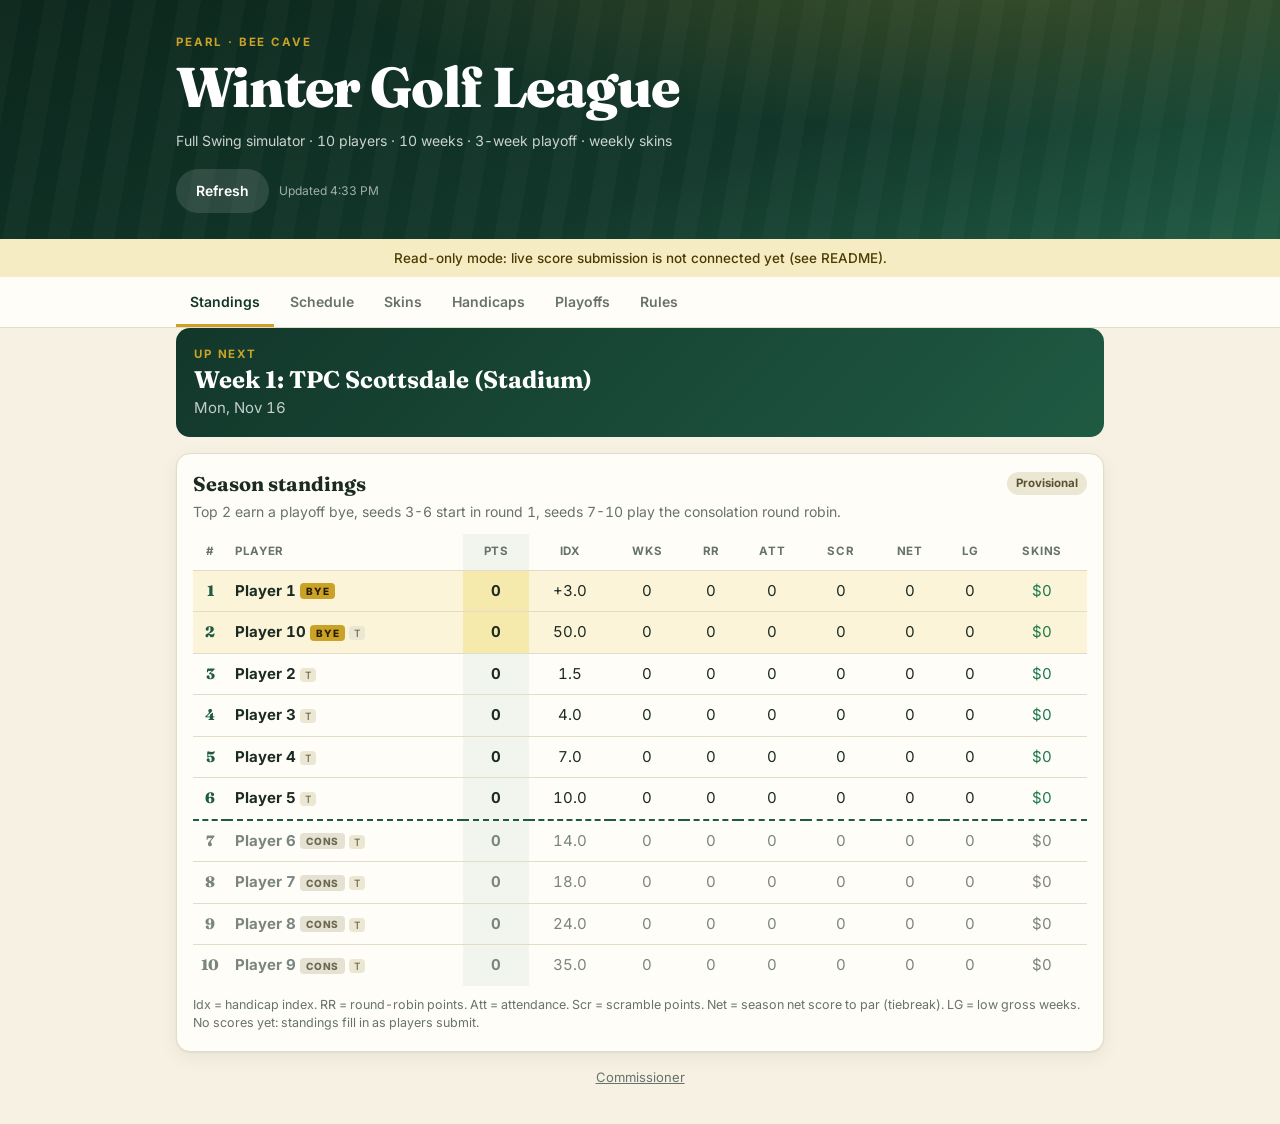
<file: index.html>
<!doctype html>
<html lang="en">
<head>
<meta charset="utf-8">
<meta name="viewport" content="width=device-width, initial-scale=1, viewport-fit=cover">
<meta name="theme-color" content="#12372a">
<title>Pearl Bee Cave Winter Golf League</title>
<link rel="preconnect" href="https://fonts.googleapis.com">
<link rel="preconnect" href="https://fonts.gstatic.com" crossorigin>
<link href="https://fonts.googleapis.com/css2?family=Fraunces:opsz,wght@9..144,600;9..144,800&family=Inter:wght@400;500;600;700&display=swap" rel="stylesheet">
<link rel="stylesheet" href="style.css">
</head>
<body>
<header class="hero">
  <div class="wrap">
    <div class="eyebrow">Pearl &middot; Bee Cave</div>
    <h1>Winter Golf League</h1>
    <p class="sub">Full Swing simulator &middot; 10 players &middot; 10 weeks &middot; 3-week playoff &middot; weekly skins</p>
    <div class="hero-actions">
      <a class="btn submit-link" href="submit.html" hidden>Submit a score</a>
      <button class="btn ghost" id="refresh" type="button">Refresh</button>
      <span class="stamp" id="stamp"></span>
    </div>
  </div>
</header>
<div class="banner" id="banner" hidden></div>
<nav id="tabs" class="tabs">
  <div class="wrap">
    <a href="#standings" data-tab="standings" class="on">Standings</a>
    <a href="#schedule" data-tab="schedule">Schedule</a>
    <a href="#skins" data-tab="skins">Skins</a>
    <a href="#handicaps" data-tab="handicaps">Handicaps</a>
    <a href="#playoffs" data-tab="playoffs">Playoffs</a>
    <a href="#rules" data-tab="rules">Rules</a>
  </div>
</nav>
<main class="wrap" id="view"><section class="panel"><p class="muted">Loading the leaderboard...</p></section></main>
<footer class="wrap foot">
  <a href="submit.html" class="submit-link" hidden>Submit a score</a>
  <a href="admin.html">Commissioner</a>
</footer>
<script src="config.js"></script>
<script src="engine.js"></script>
<script src="core.js"></script>
<script src="render.js"></script>
<script src="app.js"></script>
</body>
</html>
</file>
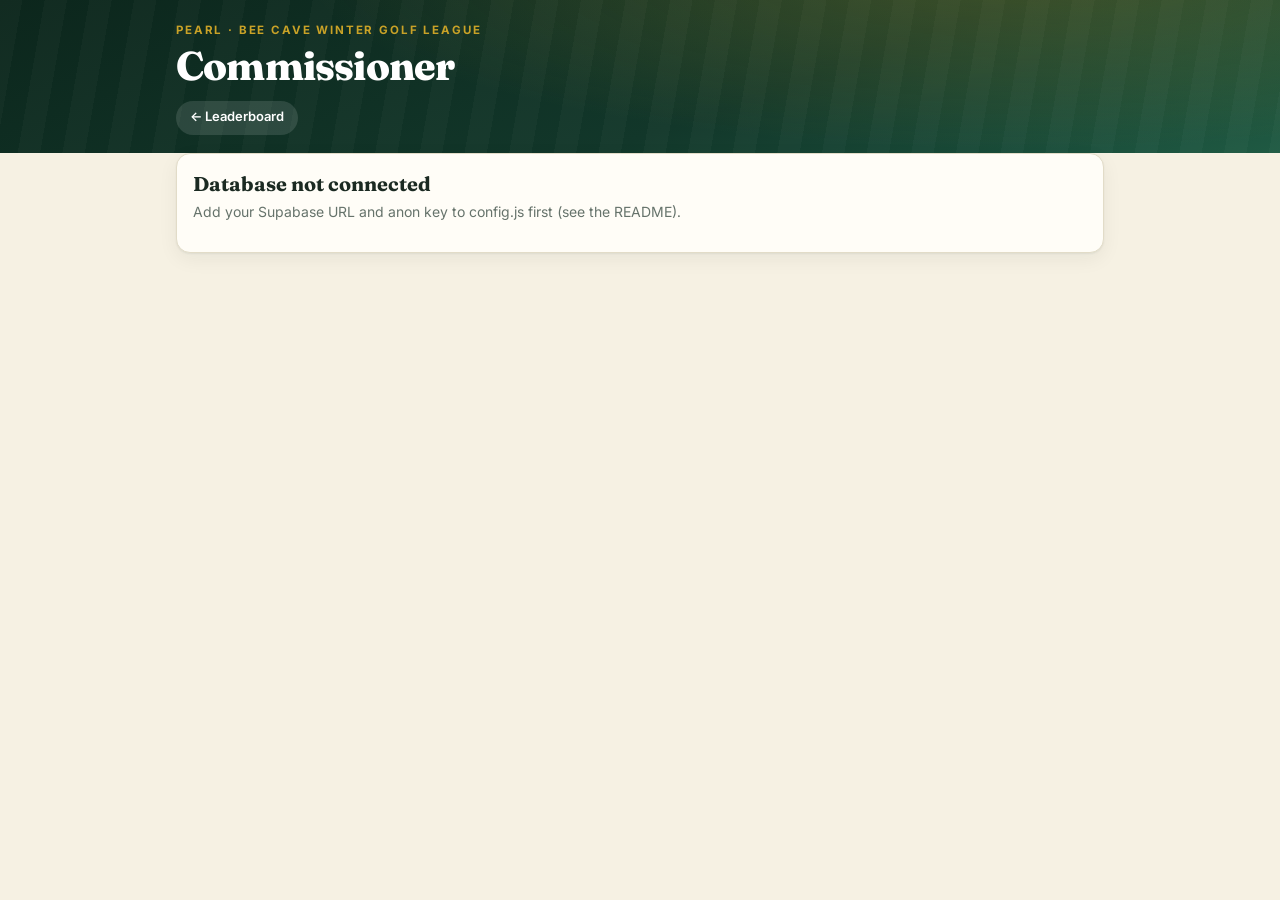
<file: admin.html>
<!doctype html>
<html lang="en">
<head>
<meta charset="utf-8">
<meta name="viewport" content="width=device-width, initial-scale=1, viewport-fit=cover">
<meta name="robots" content="noindex">
<title>Commissioner | Pearl Bee Cave Winter Golf League</title>
<link rel="preconnect" href="https://fonts.googleapis.com">
<link rel="preconnect" href="https://fonts.gstatic.com" crossorigin>
<link href="https://fonts.googleapis.com/css2?family=Fraunces:opsz,wght@9..144,600;9..144,800&family=Inter:wght@400;500;600;700&display=swap" rel="stylesheet">
<link rel="stylesheet" href="style.css">
</head>
<body>
<header class="hero" style="padding:22px 0 18px">
  <div class="wrap">
    <div class="eyebrow">Pearl &middot; Bee Cave Winter Golf League</div>
    <h1 style="font-size:clamp(28px,7vw,40px)">Commissioner</h1>
    <div class="hero-actions" style="margin-top:12px"><a class="btn ghost small" href="index.html">&larr; Leaderboard</a></div>
  </div>
</header>
<main class="wrap" id="app">
  <section class="panel"><p class="muted">Loading...</p></section>
</main>
<script src="config.js"></script>
<script src="engine.js"></script>
<script src="core.js"></script>
<script src="render.js"></script>
<script src="admin.js"></script>
</body>
</html>
</file>
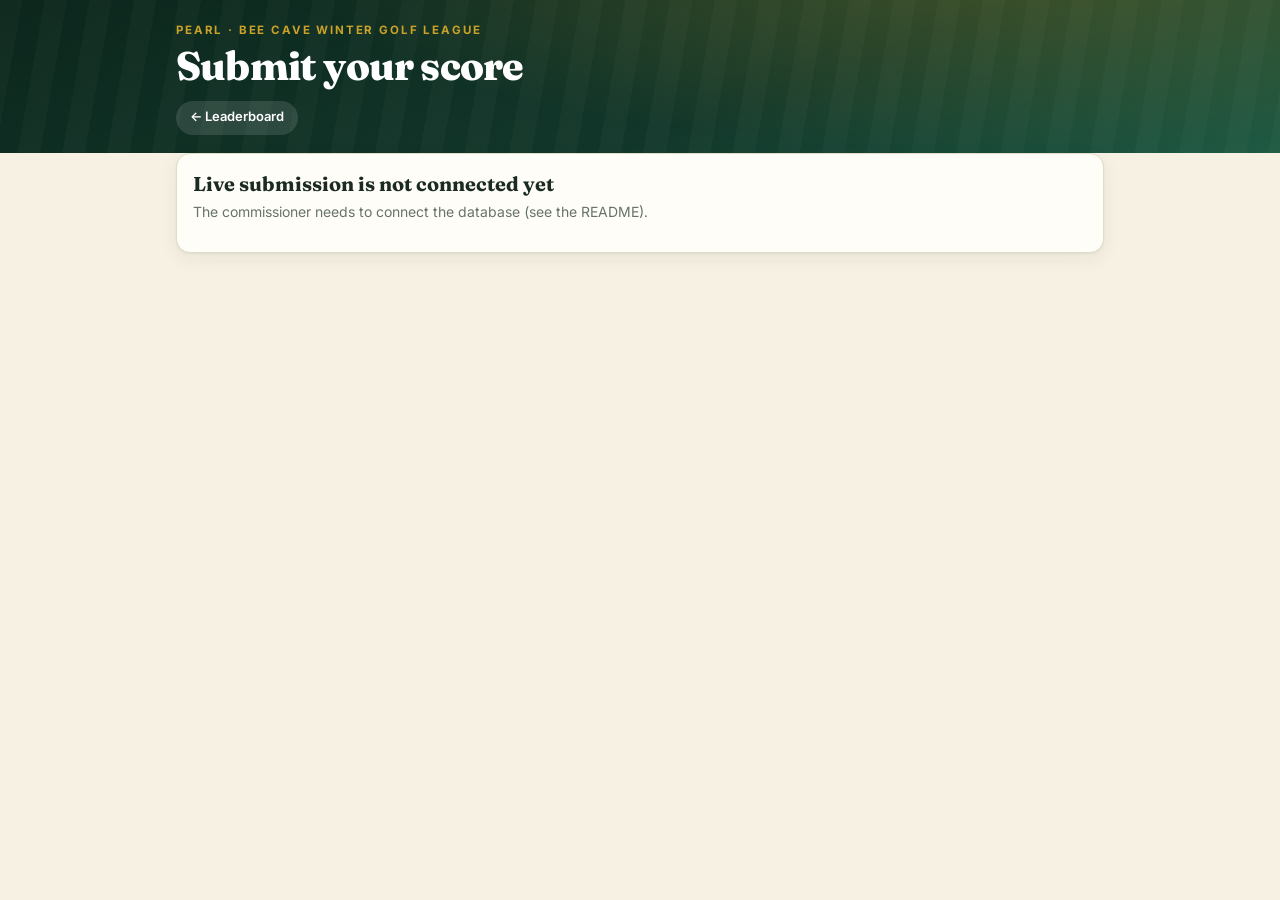
<file: submit.html>
<!doctype html>
<html lang="en">
<head>
<meta charset="utf-8">
<meta name="viewport" content="width=device-width, initial-scale=1, viewport-fit=cover">
<meta name="theme-color" content="#12372a">
<title>Submit a score | Pearl Bee Cave Winter Golf League</title>
<link rel="preconnect" href="https://fonts.googleapis.com">
<link rel="preconnect" href="https://fonts.gstatic.com" crossorigin>
<link href="https://fonts.googleapis.com/css2?family=Fraunces:opsz,wght@9..144,600;9..144,800&family=Inter:wght@400;500;600;700&display=swap" rel="stylesheet">
<link rel="stylesheet" href="style.css">
</head>
<body>
<header class="hero" style="padding:22px 0 18px">
  <div class="wrap">
    <div class="eyebrow">Pearl &middot; Bee Cave Winter Golf League</div>
    <h1 style="font-size:clamp(28px,7vw,40px)">Submit your score</h1>
    <div class="hero-actions" style="margin-top:12px"><a class="btn ghost small" href="index.html">&larr; Leaderboard</a></div>
  </div>
</header>
<main class="wrap" id="app">
  <section class="panel"><p class="muted">Loading...</p></section>
</main>
<script src="config.js"></script>
<script src="engine.js"></script>
<script src="core.js"></script>
<script src="render.js"></script>
<script src="submit.js"></script>
</body>
</html>
</file>
<file: style.css>
:root {
  --green-950: #0c261c;
  --green-900: #12372a;
  --green-700: #1f5a43;
  --green-500: #3d8a63;
  --green-100: #e3efe6;
  --cream: #f6f1e3;
  --paper: #fffdf7;
  --ink: #1b2a22;
  --muted: #66736b;
  --line: #e2dcc8;
  --gold: #c9a227;
  --gold-soft: #f6ecc4;
  --red: #b83a2e;
  --blue: #2a6f97;
  --pos: #1d7a4b;
  --neg: #b83a2e;
  --radius: 14px;
  --shadow: 0 1px 2px rgba(12, 38, 28, 0.06), 0 6px 20px rgba(12, 38, 28, 0.06);
}
* { box-sizing: border-box; }
html { -webkit-text-size-adjust: 100%; }
body {
  margin: 0;
  background: var(--cream);
  color: var(--ink);
  font: 15px/1.5 Inter, system-ui, -apple-system, 'Segoe UI', Roboto, sans-serif;
  font-variant-numeric: tabular-nums;
}
.wrap { max-width: 960px; margin: 0 auto; padding: 0 16px; }
a { color: var(--green-700); }
h1, h2, h3, h4 { font-family: Fraunces, Georgia, 'Times New Roman', serif; line-height: 1.15; margin: 0; }
h3 { font-size: 20px; }
h4 { font-size: 15px; margin: 18px 0 6px; font-family: Inter, system-ui, sans-serif; text-transform: uppercase; letter-spacing: 0.06em; color: var(--green-700); }
.muted { color: var(--muted); }
.fine { font-size: 12.5px; color: var(--muted); margin: 10px 0 0; }
.eyebrow { text-transform: uppercase; letter-spacing: 0.16em; font-size: 11.5px; font-weight: 700; color: var(--gold); }
[hidden] { display: none !important; }

/* hero */
.hero {
  background:
    radial-gradient(1200px 300px at 80% -20%, rgba(201, 162, 39, 0.25), transparent 60%),
    repeating-linear-gradient(100deg, rgba(255, 255, 255, 0.025) 0 22px, transparent 22px 44px),
    linear-gradient(160deg, var(--green-950), var(--green-900) 60%, var(--green-700));
  color: #fff;
  padding: 34px 0 26px;
}
.hero h1 { font-size: clamp(34px, 8vw, 56px); font-weight: 800; letter-spacing: -0.02em; margin-top: 4px; }
.hero .sub { color: rgba(255, 255, 255, 0.78); margin: 10px 0 18px; font-size: 14px; }
.hero-actions { display: flex; flex-wrap: wrap; gap: 10px; align-items: center; }
.stamp { font-size: 12px; color: rgba(255, 255, 255, 0.6); }
.btn {
  display: inline-block; border: 0; border-radius: 999px; padding: 11px 20px; font: 600 14px Inter, sans-serif;
  background: var(--gold); color: #261d00; text-decoration: none; cursor: pointer; min-height: 44px;
}
.btn:hover { filter: brightness(1.06); }
.btn:disabled { opacity: 0.6; cursor: default; }
.btn.ghost { background: rgba(255, 255, 255, 0.12); color: #fff; }
.btn.dark { background: var(--green-900); color: #fff; }
.btn.small { padding: 7px 14px; min-height: 34px; font-size: 13px; }
.banner { background: var(--gold-soft); color: #4a3b00; text-align: center; padding: 9px 16px; font-size: 13.5px; font-weight: 500; }

/* tabs */
.tabs { position: sticky; top: 0; z-index: 20; background: var(--paper); border-bottom: 1px solid var(--line); }
.tabs .wrap { display: flex; gap: 2px; overflow-x: auto; scrollbar-width: none; }
.tabs a {
  flex: 0 0 auto; padding: 14px 14px 12px; text-decoration: none; color: var(--muted); font-weight: 600; font-size: 14px;
  border-bottom: 3px solid transparent;
}
.tabs a.on { color: var(--green-900); border-bottom-color: var(--gold); }

main { padding-top: 18px; padding-bottom: 28px; }
.panel {
  background: var(--paper); border: 1px solid var(--line); border-radius: var(--radius); box-shadow: var(--shadow);
  padding: 18px 16px; margin-bottom: 16px;
}
.panel-head { display: flex; justify-content: space-between; align-items: center; gap: 10px; flex-wrap: wrap; }
.panel p.muted { margin: 6px 0 12px; font-size: 14px; }
.callout, .champ {
  background: linear-gradient(135deg, var(--green-900), var(--green-700)); color: #fff; border-radius: var(--radius);
  padding: 18px 18px; margin-bottom: 16px; display: flex; justify-content: space-between; align-items: center; gap: 14px; flex-wrap: wrap;
}
.callout h2, .champ h2 { font-size: 24px; margin: 3px 0; }
.callout .muted, .champ .muted { color: rgba(255, 255, 255, 0.75); }
.champ { background: linear-gradient(135deg, #5a4600, var(--gold)); color: #1d1500; display: block; text-align: center; }
.champ .eyebrow { color: #3b2d00; }
.champ h2 { font-size: 36px; }

.tag { display: inline-block; font-size: 11.5px; font-weight: 700; padding: 3px 9px; border-radius: 999px; background: #ece7d3; color: #5a5234; margin-left: 4px; }
.tag.gold { background: var(--gold-soft); color: #6d5400; }
.tag.green { background: var(--green-100); color: var(--green-700); }

/* tables */
.scroll { overflow-x: auto; margin: 0 -4px; padding: 0 4px; -webkit-overflow-scrolling: touch; }
table { border-collapse: collapse; width: 100%; }
.t th, .t td { padding: 9px 8px; text-align: center; white-space: nowrap; border-bottom: 1px solid var(--line); }
.t th { font-size: 11.5px; text-transform: uppercase; letter-spacing: 0.06em; color: var(--muted); font-weight: 700; }
.t .l { text-align: left; }
.t td.rk { font-family: Fraunces, serif; font-weight: 800; color: var(--green-700); width: 34px; }
.t td.pts, .t th.pts { font-weight: 700; background: rgba(61, 138, 99, 0.07); }
.t tr:last-child td { border-bottom: 0; }
.pos { color: var(--pos); } .neg { color: var(--neg); }
.t small { color: var(--muted); font-weight: 400; }
.standings tr.z-bye td { background: #fbf4d8; }
.standings tr.z-bye td.pts { background: #f6e9ac; }
.standings tr.cut td { border-bottom: 2px dashed var(--green-700); }
.standings tr.z-out td { color: #7b857f; }
.zone { font-size: 10px; font-weight: 800; letter-spacing: 0.08em; padding: 2px 6px; border-radius: 4px; vertical-align: middle; }
.zone.bye { background: var(--gold); color: #261d00; }
.zone.out { background: #e5e2d4; color: #6b684f; }
.tie { font-size: 10px; background: #ece7d3; border-radius: 4px; padding: 1px 5px; color: #5a5234; }
.hcp td, .hcp th { padding: 8px 6px; }
.hcp td.muted { color: #b7b9a9; }
tr.gold td { background: #fbf4d8; }

/* course header + chips */
.chips { display: flex; gap: 6px; overflow-x: auto; padding: 2px 2px 12px; scrollbar-width: none; }
.chip {
  flex: 0 0 auto; min-width: 38px; height: 38px; display: grid; place-items: center; border-radius: 10px; text-decoration: none;
  font-weight: 700; color: var(--muted); background: var(--paper); border: 1px solid var(--line);
}
.chip.done { color: var(--green-700); border-color: #bcd8c6; background: var(--green-100); }
.chip.gold { border-color: var(--gold); }
.chip.po { font-size: 12px; }
.chip.on { background: var(--green-900); color: #fff; border-color: var(--green-900); }
.course-head {
  display: flex; justify-content: space-between; gap: 12px; align-items: flex-start; flex-wrap: wrap;
  background: var(--paper); border: 1px solid var(--line); border-left: 6px solid var(--green-500); border-radius: var(--radius); padding: 16px; margin-bottom: 16px;
}
.course-head.major { border-left-color: var(--gold); background: linear-gradient(90deg, var(--gold-soft), var(--paper) 55%); }
.course-head h2 { font-size: 26px; margin: 3px 0; }
.course-head .note { color: var(--muted); font-size: 13.5px; }
.course-head .eyebrow { color: var(--green-700); }

/* scorecard grid */
.card { font-size: 13px; }
.card th, .card td { padding: 5px 3px; text-align: center; min-width: 27px; border-bottom: 1px solid var(--line); }
.card thead th { background: var(--green-900); color: #fff; font-size: 11px; }
.card th.who { text-align: left; min-width: 118px; white-space: nowrap; position: sticky; left: 0; background: var(--paper); z-index: 1; padding-right: 8px; }
.card thead th:first-child { text-align: left; position: sticky; left: 0; z-index: 2; }
.card th.who small { display: block; font-weight: 400; color: var(--muted); font-size: 11px; }
.card .parrow td, .card .parrow th { background: var(--green-100); font-weight: 600; font-size: 12px; color: var(--green-900); }
.card .parrow th { position: sticky; left: 0; }
.card .sub { background: #f2eedd; font-weight: 600; }
.card .sub.b { background: #e7e0c6; }
.card.mini th:first-child { text-align: left; min-width: 40px; }
.card.mini tbody th { background: var(--paper); text-align: left; position: sticky; left: 0; }
.card td span { display: inline-grid; place-items: center; min-width: 22px; height: 22px; line-height: 1; border-radius: 50%; }
.h-eagle span { background: var(--gold); color: #261d00; font-weight: 800; box-shadow: 0 0 0 2px var(--gold-soft), 0 0 0 3px var(--gold); }
.h-birdie span { background: #fff; color: var(--red); font-weight: 700; box-shadow: inset 0 0 0 2px var(--red); }
.h-par span { color: var(--ink); }
.h-bogey span { border-radius: 4px; background: #e5eef5; color: var(--blue); font-weight: 600; }
.h-dbl span { border-radius: 4px; background: #2b3a45; color: #fff; font-weight: 600; }
.h-pick span { border-radius: 4px; background: #ddd; color: #555; font-style: italic; }
.key { font-size: 12px; color: var(--muted); margin-top: 10px; display: flex; gap: 8px 14px; flex-wrap: wrap; align-items: center; }
.key > span { display: inline-flex; gap: 4px; align-items: center; }
.key span span { display: inline-grid; place-items: center; min-width: 20px; height: 20px; border-radius: 50%; font-size: 11px; }
.key .h-eagle span { box-shadow: none; }

/* skins */
.skinsholes { display: grid; grid-template-columns: repeat(9, 1fr); gap: 4px; margin-top: 12px; }
.sh { background: #f2eedd; border-radius: 8px; padding: 4px 2px; text-align: center; font-size: 10.5px; color: #8b8869; line-height: 1.2; }
.sh b { display: block; font-size: 12.5px; color: #8b8869; }
.sh.won { background: var(--gold-soft); color: #5a4600; font-weight: 600; }
.sh.won b { color: #261d00; }

/* matches / bracket */
.matches { display: grid; gap: 12px; grid-template-columns: repeat(auto-fit, minmax(240px, 1fr)); margin-top: 12px; }
.bracket { display: grid; gap: 16px; grid-template-columns: repeat(3, minmax(220px, 1fr)); overflow-x: auto; padding-bottom: 6px; margin-top: 10px; }
.bcol { display: flex; flex-direction: column; gap: 12px; justify-content: center; min-width: 220px; }
.bcol h4 { margin: 0 0 2px; } .bcol h4 small { display: block; text-transform: none; letter-spacing: 0; color: var(--muted); font-weight: 500; }
.match { border: 1px solid var(--line); border-radius: 12px; background: #fff; padding: 10px 12px; }
.match.playoff { border-top: 4px solid var(--gold); }
.match.consolation { border-top: 4px solid #b9c4bd; }
.match.bye { border-style: dashed; background: transparent; opacity: 0.85; }
.mlabel { font-size: 11px; text-transform: uppercase; letter-spacing: 0.08em; color: var(--muted); font-weight: 700; margin-bottom: 4px; }
.side { display: flex; gap: 8px; align-items: center; padding: 3px 0; }
.side .seed { width: 20px; height: 20px; display: grid; place-items: center; background: var(--green-900); color: #fff; border-radius: 50%; font-size: 11px; font-weight: 700; }
.side.win b { color: var(--green-700); } .side.win::after { content: '\2713'; color: var(--green-700); font-weight: 800; margin-left: auto; }
.side.lose { opacity: 0.5; }
.mfoot { display: flex; justify-content: space-between; gap: 8px; font-size: 12px; margin-top: 6px; color: var(--muted); }
.res { font-weight: 600; color: var(--ink); } .res.warn { color: var(--red); } .res.live { color: var(--blue); }
.strip { display: flex; gap: 2px; margin-top: 6px; }
.strip i { flex: 1; height: 8px; border-radius: 2px; background: #e5e1cf; }
.strip i.a { background: var(--green-700); } .strip i.b { background: var(--gold); }
.strokes { white-space: nowrap; }

/* pairs / hcp boxes */
.pairs { display: grid; gap: 10px; grid-template-columns: repeat(auto-fit, minmax(210px, 1fr)); }
.pair { border: 1px solid var(--line); border-radius: 12px; padding: 10px 12px; background: #fff; display: flex; gap: 6px; flex-wrap: wrap; align-items: baseline; }
.pair span { color: var(--gold); font-weight: 700; } .pair small { flex-basis: 100%; color: var(--muted); }
.hcps { display: grid; grid-template-columns: repeat(auto-fit, minmax(105px, 1fr)); gap: 8px; }
.hcpbox { background: #fff; border: 1px solid var(--line); border-radius: 12px; padding: 8px 10px; display: flex; justify-content: space-between; align-items: baseline; gap: 6px; }
.hcpbox span { font-size: 13px; color: var(--muted); overflow: hidden; text-overflow: ellipsis; white-space: nowrap; }
.hcpbox b { font-family: Fraunces, serif; font-size: 20px; color: var(--green-900); }

/* chart */
.race { margin-top: 6px; } .race svg { width: 100%; height: auto; display: block; }
.race .grid { stroke: var(--line); stroke-width: 1; } .race .axis { font-size: 11px; fill: var(--muted); }
.race .endlabel { font-size: 11px; font-weight: 700; }
.race .line { transition: opacity 0.2s; }
.race.focus .line { opacity: 0.12; } .race.focus .line.on { opacity: 1; } .race.focus .line.on polyline { stroke-width: 4; }
.legend { display: flex; flex-wrap: wrap; gap: 6px; margin-top: 10px; }
.legend button { border: 1px solid var(--line); background: #fff; border-radius: 999px; padding: 6px 11px; font: 600 12.5px Inter, sans-serif; cursor: pointer; display: inline-flex; gap: 6px; align-items: center; min-height: 34px; color: var(--ink); }
.legend button.on { background: var(--green-900); color: #fff; border-color: var(--green-900); }
.legend i { width: 10px; height: 10px; border-radius: 50%; display: inline-block; }

.prose ul { margin: 6px 0 4px; padding-left: 20px; } .prose li { margin-bottom: 5px; }
.foot { display: flex; gap: 16px; justify-content: center; padding-bottom: 36px; font-size: 13px; }
.foot a { color: var(--muted); }

/* forms (submit + admin) */
.form { display: grid; gap: 12px; }
label.f { display: grid; gap: 5px; font-weight: 600; font-size: 13px; color: var(--green-900); }
select, input[type=text], input[type=password], input[type=date], textarea {
  font: 16px Inter, sans-serif; padding: 11px 12px; border: 1px solid #cdc7b0; border-radius: 10px; background: #fff; color: var(--ink); width: 100%; min-height: 44px;
}
textarea { min-height: 80px; font-size: 13px; font-family: ui-monospace, Menlo, monospace; }
.row2 { display: grid; grid-template-columns: 1fr 1fr; gap: 10px; }
.holes { display: grid; grid-template-columns: repeat(9, 1fr); gap: 4px; }
.hole { text-align: center; }
.hole .hn { font-size: 11px; font-weight: 700; color: var(--green-700); }
.hole .hp { font-size: 10.5px; color: var(--muted); line-height: 1.1; }
.hole .dots { height: 8px; font-size: 9px; color: var(--gold); line-height: 8px; letter-spacing: 1px; }
.hole input { width: 100%; padding: 8px 0; text-align: center; font-size: 18px; font-weight: 700; min-height: 46px; border-radius: 8px; text-transform: uppercase; }
.hole input.bad { border-color: var(--red); background: #fdf0ee; }
.hole input.birdie { border-color: var(--red); } .hole input.bogey { border-color: var(--blue); }
.totals { display: grid; grid-template-columns: repeat(4, 1fr); gap: 8px; text-align: center; }
.totals div { background: var(--green-100); border-radius: 12px; padding: 8px 4px; }
.totals b { display: block; font-family: Fraunces, serif; font-size: 22px; color: var(--green-900); }
.totals span { font-size: 11px; text-transform: uppercase; letter-spacing: 0.06em; color: var(--muted); }
.msg { padding: 11px 14px; border-radius: 10px; font-size: 14px; }
.msg.ok { background: var(--green-100); color: var(--green-900); } .msg.err { background: #fdf0ee; color: var(--red); } .msg.info { background: var(--gold-soft); color: #4a3b00; }
.legend-h { font-size: 12px; color: var(--muted); }
.admin-grid { display: grid; gap: 10px; }
.teamrow { display: grid; grid-template-columns: 1fr 1fr auto; gap: 8px; align-items: center; }
.sublist { display: grid; gap: 6px; font-size: 13.5px; }
.sublist > div { display: flex; justify-content: space-between; gap: 8px; align-items: center; border-bottom: 1px dashed var(--line); padding: 6px 0; flex-wrap: wrap; }

@media (min-width: 700px) {
  .hole input { font-size: 20px; min-height: 52px; }
  .hole .hp { font-size: 11px; }
}
@media (max-width: 560px) {
  .bracket { grid-template-columns: repeat(3, 240px); }
  .course-head h2 { font-size: 22px; }
  .t th, .t td { padding: 8px 5px; }
}

.swipe { display: none; margin: 0 0 6px; }
@media (max-width: 700px) { .swipe { display: block; } }

.hole .hp span { display: block; white-space: nowrap; }

/* schedule flipper */
.flip { display: grid; grid-template-columns: 1fr auto 1fr; gap: 8px; align-items: center; margin: 4px 0 10px; }
.flip .btn.small { white-space: nowrap; font-size: 13px; }
.flip .btn.small:last-child { justify-self: end; }
.flip .btn.off { opacity: .35; pointer-events: none; }
.flip-mid { text-align: center; line-height: 1.15; }
.flip-mid b { display: block; font-family: 'Fraunces', serif; font-size: 18px; }
.flip-mid small { color: var(--muted, #6b7a70); font-size: 12px; }
.statgrid { display: grid; grid-template-columns: repeat(2, 1fr); gap: 10px; margin: 0 0 14px; }
@media (min-width: 640px) { .statgrid { grid-template-columns: repeat(4, 1fr); } }
.stat { background: #fff; border: 1px solid var(--line, #dfe6e1); border-radius: 14px; padding: 12px 14px; display: grid; gap: 2px; }
.stat.gold { border-color: var(--gold, #c9a24b); background: #fffaf0; }
.stat span { font-size: 11px; text-transform: uppercase; letter-spacing: .06em; color: var(--muted, #6b7a70); }
.stat b { font-family: 'Fraunces', serif; font-size: 28px; line-height: 1.1; }
.stat small { font-size: 12.5px; color: var(--muted, #6b7a70); overflow-wrap: anywhere; }

.t.tight th, .t.tight td { padding: 8px 4px; font-size: 13px; white-space: nowrap; }
.t.tight td small, .t.tight th small { display: block; font-size: 11px; color: var(--muted, #6b7a70); font-weight: 500; }
.t.tight .tag { padding: 1px 5px; font-size: 10px; }
.t.tight td.l { white-space: normal; max-width: 92px; }
.t.tight th, .t.tight td { padding: 8px 2px; font-size: 12.5px; }
.t.tight th:first-child, .t.tight td:first-child { padding-left: 0; width: 18px; }
.t.tight td.l { max-width: 74px; }
.t.tight .tag { display: none; }
.t.tight td.l .tag.gold { display: inline-block; }

/* week-to-week slide */
@keyframes slideFromRight { from { opacity: 0; transform: translateX(36px); } to { opacity: 1; transform: none; } }
@keyframes slideFromLeft  { from { opacity: 0; transform: translateX(-36px); } to { opacity: 1; transform: none; } }
#view.slide-l { animation: slideFromRight .22s ease-out; }
#view.slide-r { animation: slideFromLeft .22s ease-out; }
@media (prefers-reduced-motion: reduce) { #view.slide-l, #view.slide-r { animation: none; } }

.rulechg { margin-top: 8px; font-size: 13px; display: flex; flex-wrap: wrap; gap: 6px; align-items: center; }
.rulechg .tag { white-space: normal; }
</file>
